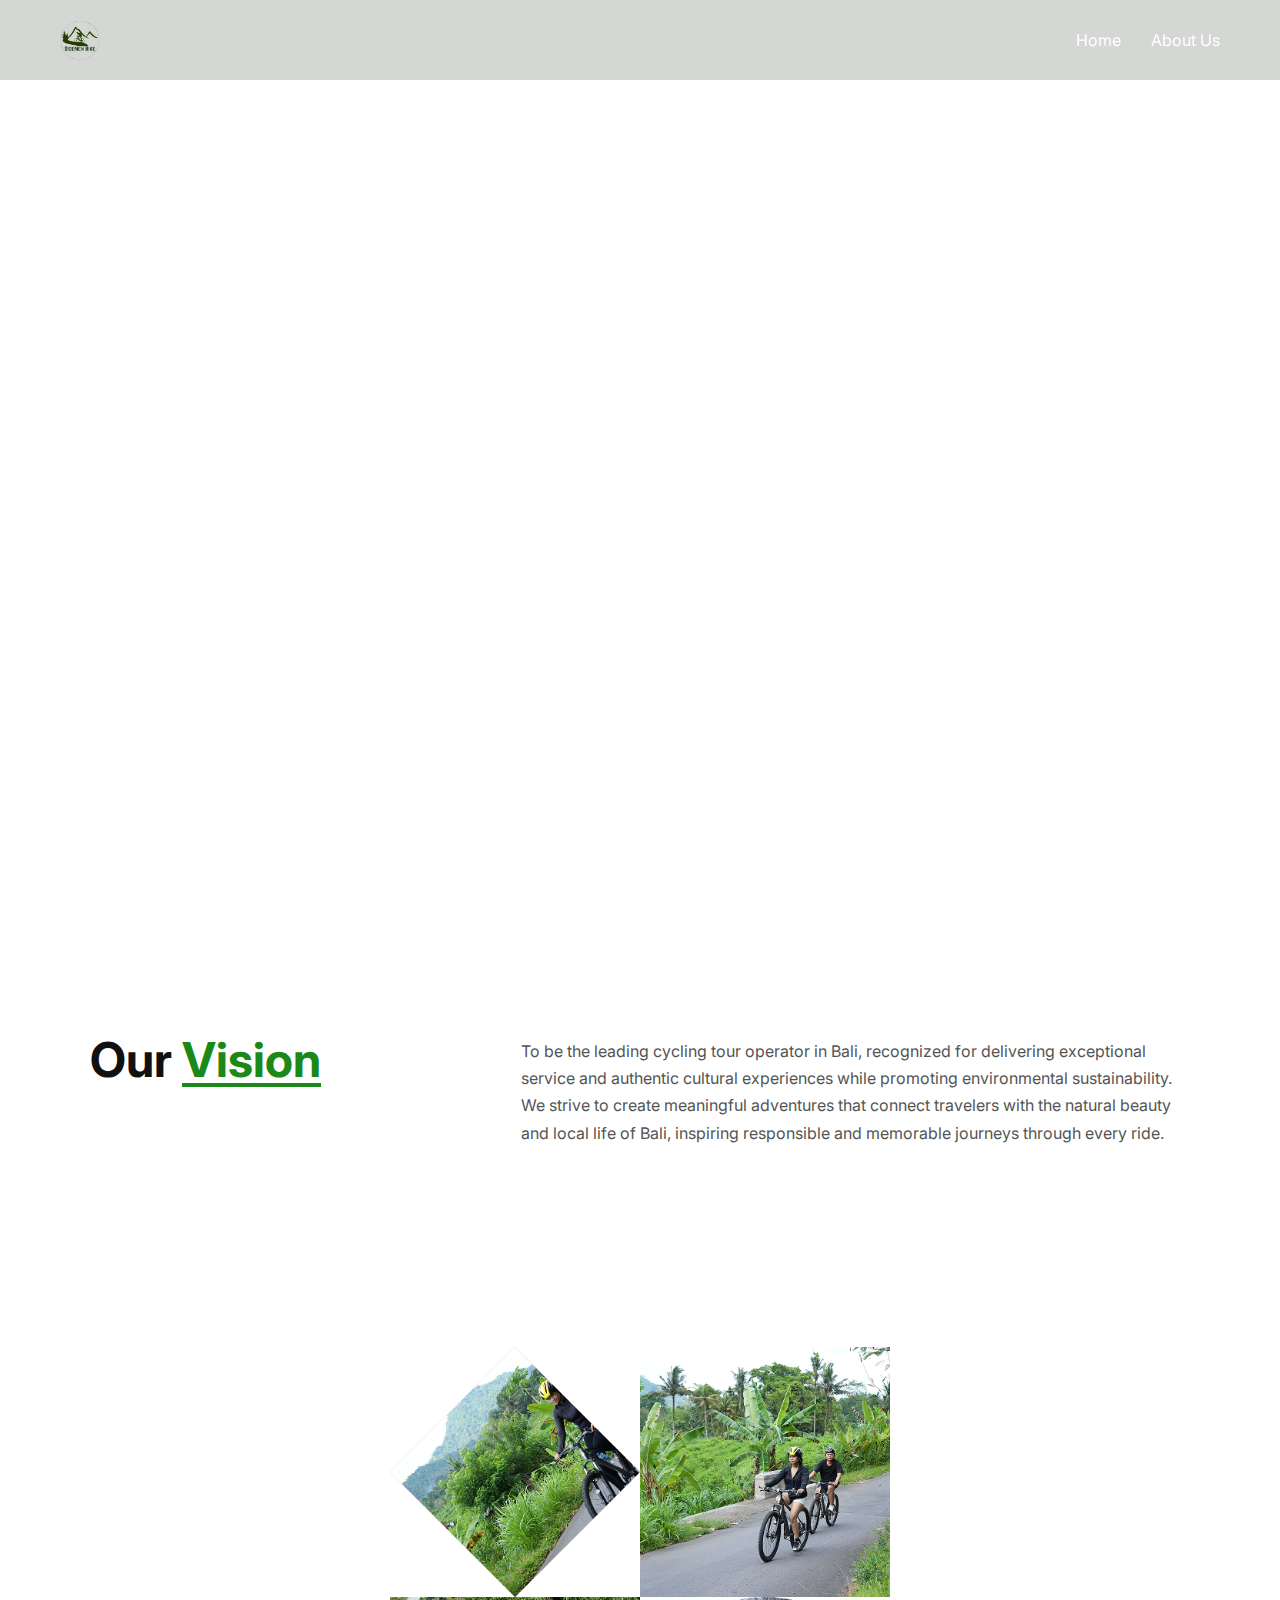
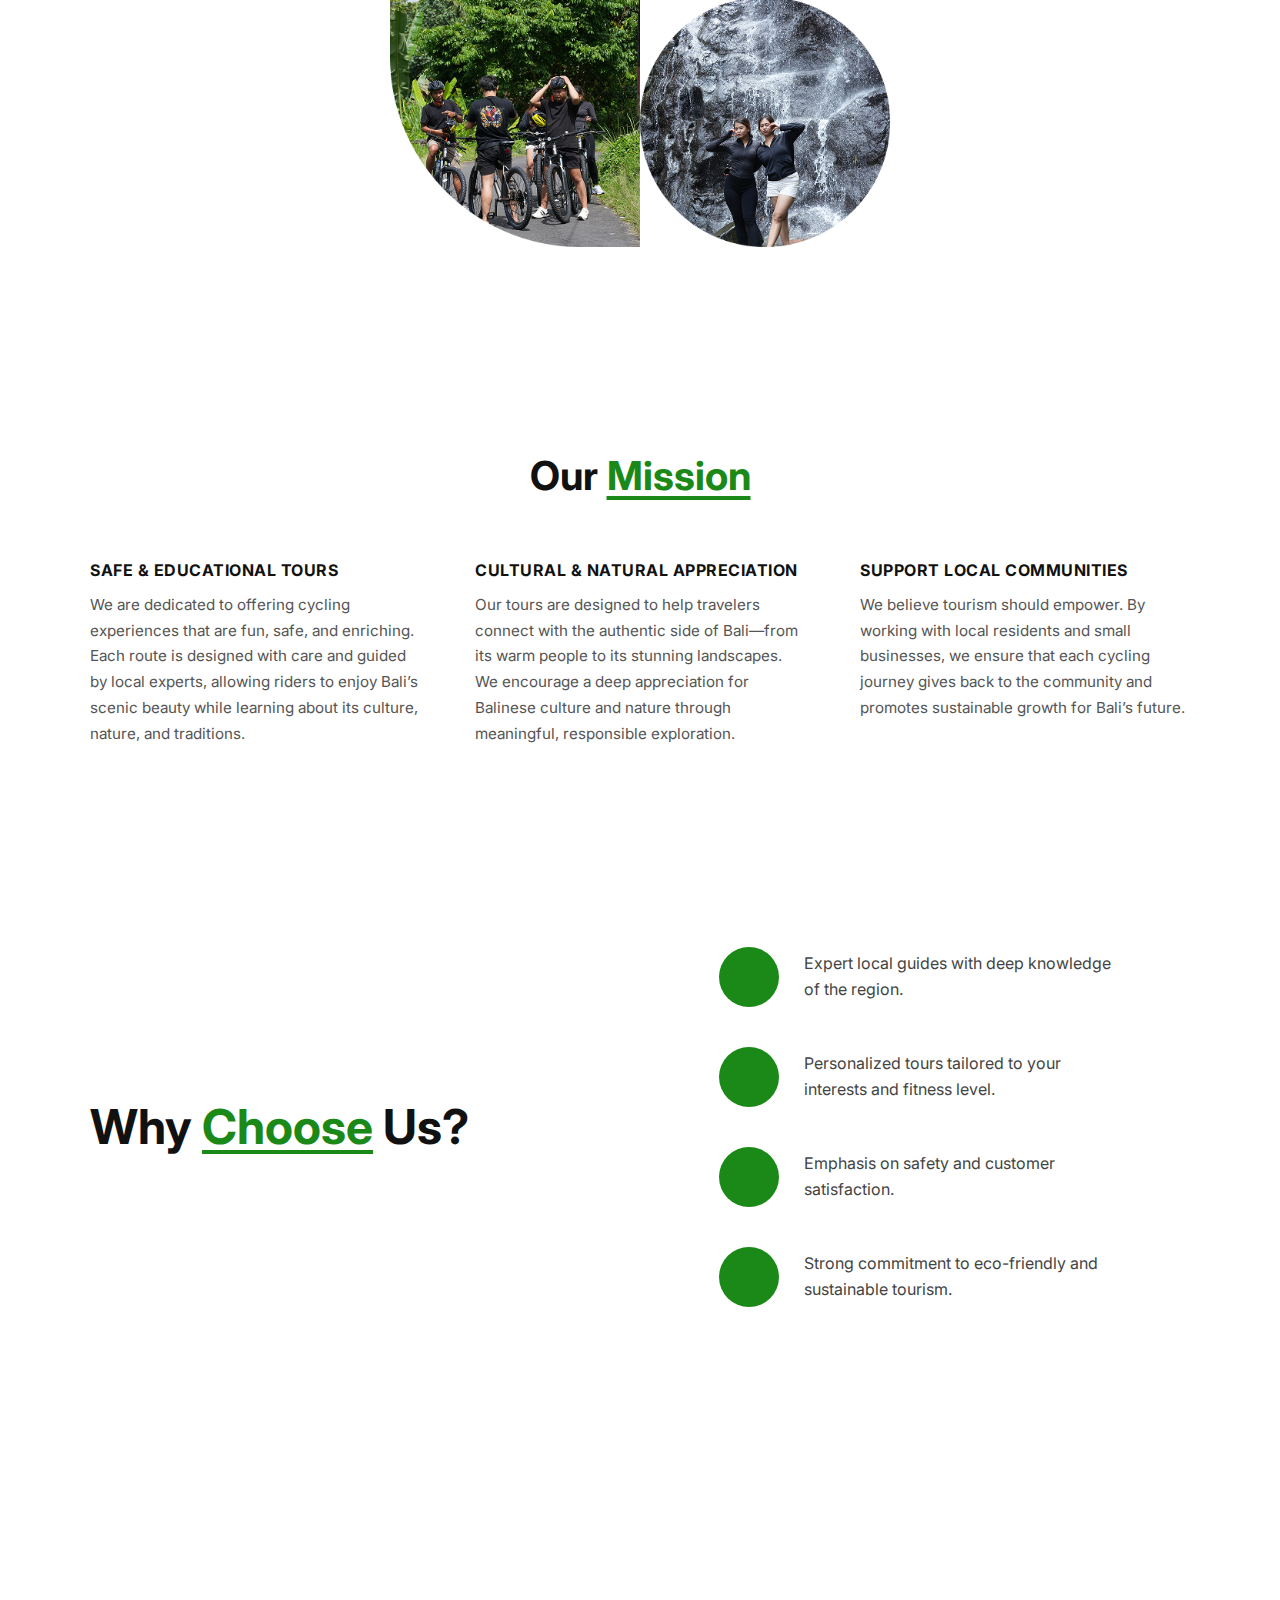
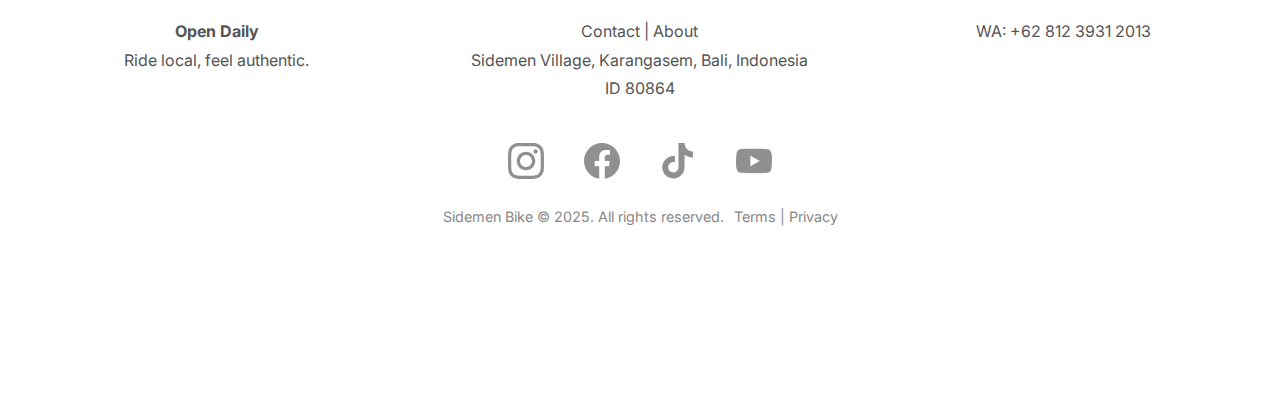
<file: about.html>
<!DOCTYPE html>
<html lang="en">
  <head>
    <meta charset="UTF-8" />
    <meta name="viewport" content="width=device-width, initial-scale=1.0" />
    <title>About Us | Sidemen Bike</title>
    <link href="https://fonts.googleapis.com/css2?family=Inter:wght@400;500;600;700&display=swap" rel="stylesheet" />
    <link rel="stylesheet" type="text/css" href="/assets/css/style.css" />
  </head>
  <body>
    <!-- Navbar -->
    <header class="navbar">
      <div class="container nav-content">
        <div class="logo">
          <a href="index.html">
            <img src="assets/images/home/sidemen-bk-logo.png" alt="Sidemen Bike Logo" />
          </a>
        </div>
        <nav>
          <ul class="nav-links">
            <li><a href="index.html">Home</a></li>
            <li><a href="about.html" class="active">About Us</a></li>
          </ul>
        </nav>
      </div>
    </header>

    <!-- Hero Section -->
    <section class="about-hero">
      <img src="assets/images/about/slide1.png" alt="Cycling through Sidemen Valley" />
      <img src="assets/images/about/slide2.png" alt="Cycling through Sidemen Valley" />
      <img src="assets/images/about/slide3.png" alt="Cycling through Sidemen Valley" />
      <img src="assets/images/about/slide4.png" alt="Cycling through Sidemen Valley" />
    </section>

    <section class="vision-section">
      <div class="vision-container">
        <div class="vision-header">
          <h2>Our <span>Vision</span></h2>
          <p>
            To be the leading cycling tour operator in Bali, recognized for delivering exceptional service and authentic cultural experiences while promoting environmental sustainability. We strive to create meaningful adventures that
            connect travelers with the natural beauty and local life of Bali, inspiring responsible and memorable journeys through every ride.
          </p>
        </div>
        <div class="vision-image">
          <img src="/assets/images/about/our-vision.png" alt="Our Vision" />
        </div>
      </div>
    </section>

    <section class="mission-section">
      <div class="mission-container">
        <h2>Our <span>Mission</span></h2>
        <div class="mission-grid">
          <div class="mission-item">
            <h3>SAFE & EDUCATIONAL TOURS</h3>
            <p>
              We are dedicated to offering cycling experiences that are fun, safe, and enriching. Each route is designed with care and guided by local experts, allowing riders to enjoy Bali’s scenic beauty while learning about its culture,
              nature, and traditions.
            </p>
          </div>
          <div class="mission-item">
            <h3>CULTURAL & NATURAL APPRECIATION</h3>
            <p>
              Our tours are designed to help travelers connect with the authentic side of Bali—from its warm people to its stunning landscapes. We encourage a deep appreciation for Balinese culture and nature through meaningful, responsible
              exploration.
            </p>
          </div>
          <div class="mission-item">
            <h3>SUPPORT LOCAL COMMUNITIES</h3>
            <p>We believe tourism should empower. By working with local residents and small businesses, we ensure that each cycling journey gives back to the community and promotes sustainable growth for Bali’s future.</p>
          </div>
        </div>
      </div>
    </section>

    <section class="choose-section">
      <div class="choose-container">
        <div class="choose-left">
          <h2>Why <span>Choose</span> Us?</h2>
        </div>
        <div class="choose-right">
          <div class="choose-item">
            <div class="choose-icon"></div>
            <p>Expert local guides with deep knowledge of the region.</p>
          </div>
          <div class="choose-item">
            <div class="choose-icon"></div>
            <p>Personalized tours tailored to your interests and fitness level.</p>
          </div>
          <div class="choose-item">
            <div class="choose-icon"></div>
            <p>Emphasis on safety and customer satisfaction.</p>
          </div>
          <div class="choose-item">
            <div class="choose-icon"></div>
            <p>Strong commitment to eco-friendly and sustainable tourism.</p>
          </div>
        </div>
      </div>
    </section>

    <!-- Footer -->
    <footer class="footer">
      <div class="footer-top">
        <div class="footer-column">
          <p><strong>Open Daily</strong></p>
          <p>Ride local, feel authentic.</p>
        </div>

        <div class="footer-column">
          <p><a href="https://wa.me/6281239312013" target="_blank">Contact</a> | <a href="about.html">About</a></p>
          <p>Sidemen Village, Karangasem, Bali, Indonesia</p>
          <p>ID 80864</p>
        </div>

        <div class="footer-column">
          <p>WA: <a href="https://wa.me/6281239312013" target="_blank">+62 812 3931 2013</a></p>
        </div>
      </div>

      <div class="footer-social">
        <a href="https://www.instagram.com/sidemenbike" target="_blank"><img src="assets/icons/ic-ig.svg" alt="Instagram" /></a>
        <a href="https://www.facebook.com/sidemenbike" target="_blank"><img src="assets/icons/ic-fb.svg" alt="Facebook" /></a>
        <a href="https://www.tiktok.com/@sidemenbike" target="_blank"><img src="assets/icons/ic-tiktok.svg" alt="TikTok" /></a>
        <a href="https://www.youtube.com/@sidemenbike" target="_blank"><img src="assets/icons/ic-yt.svg" alt="YouTube" /></a>
      </div>

      <div class="footer-bottom">
        <p>Sidemen Bike © 2025. All rights reserved.</p>
        <p><a href="#">Terms</a> | <a href="#">Privacy</a></p>
      </div>
    </footer>
  </body>
</html>
</file>
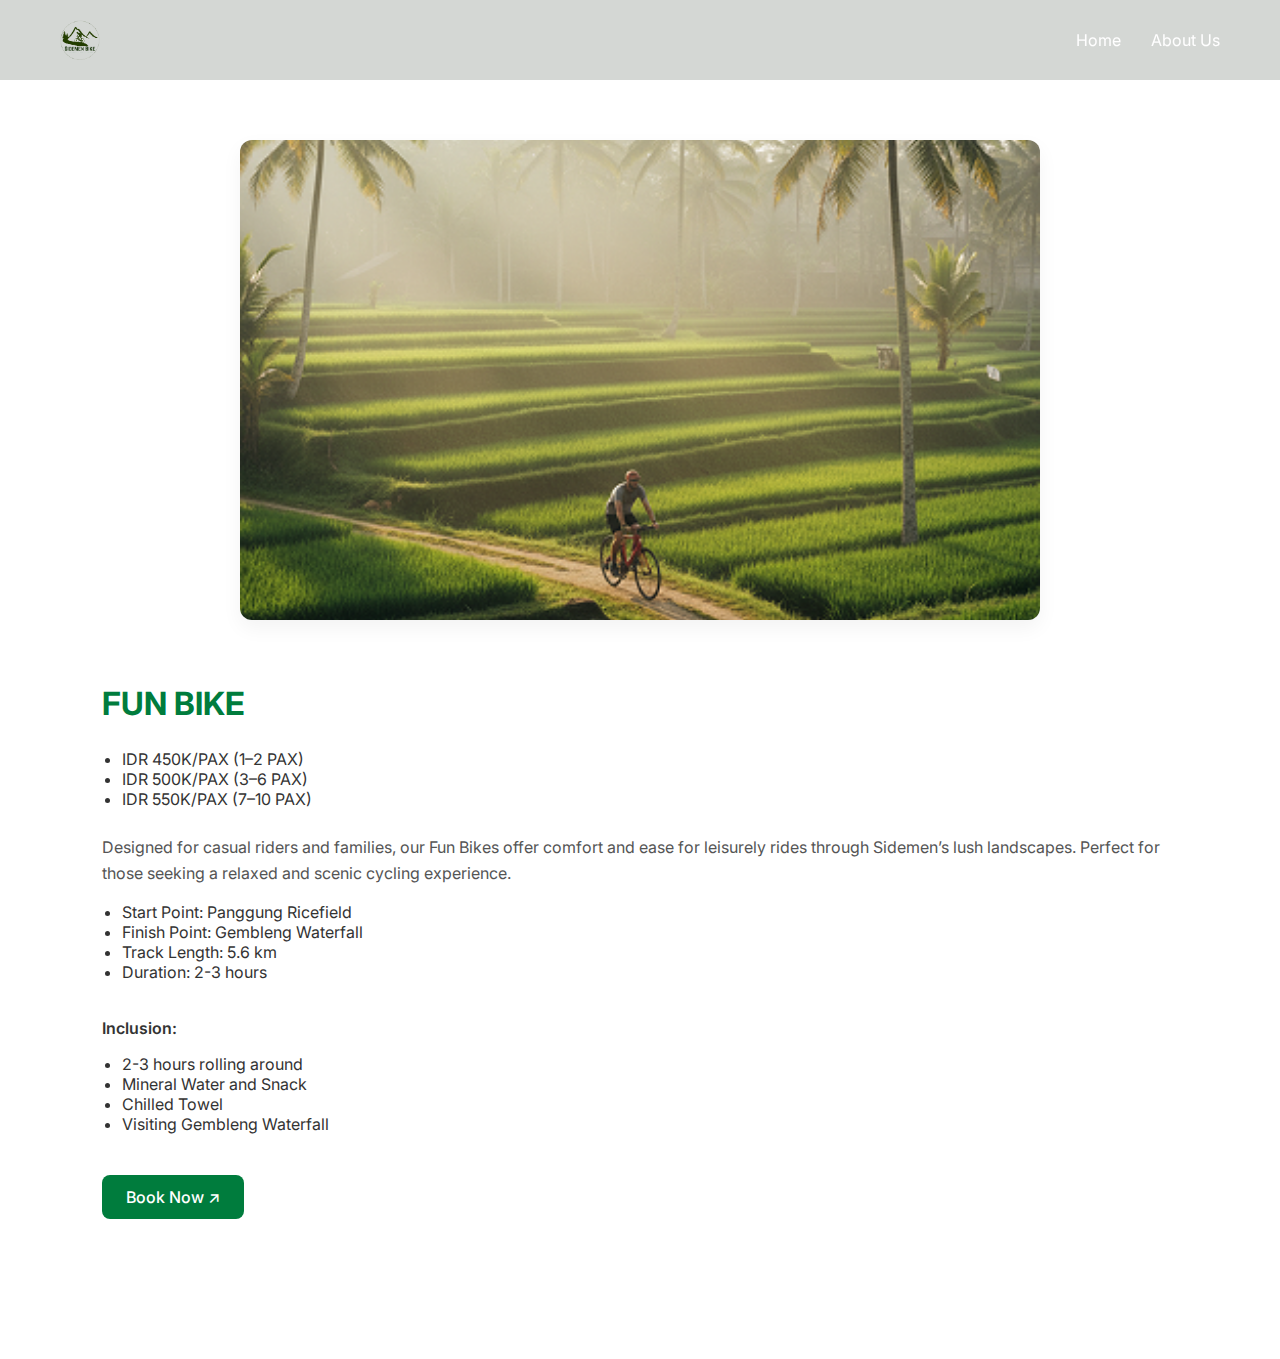
<file: fun-bike.html>
<!DOCTYPE html>
<html lang="en">
  <head>
    <meta charset="UTF-8" />
    <meta name="viewport" content="width=device-width, initial-scale=1.0" />
    <title>Fun Bike | Sidemen Bike</title>
    <meta name="description" content="Experience the Fun Bike tour in Sidemen Bali — perfect for casual riders seeking a relaxing ride through stunning rice fields and traditional villages." />
    <link href="https://fonts.googleapis.com/css2?family=Inter:wght@400;500;600;700&display=swap" rel="stylesheet" />
    <link rel="stylesheet" href="assets/css/style.css" />
  </head>

  <body>
    <!-- Navbar -->
    <header class="navbar">
      <div class="container nav-content">
        <div class="logo">
          <a href="index.html">
            <img src="assets/images/home/sidemen-bk-logo.png" alt="Sidemen Bike Logo" />
          </a>
        </div>
        <nav>
          <ul class="nav-links">
            <li><a href="index.html" class="active">Home</a></li>
            <li><a href="about.html">About Us</a></li>
          </ul>
        </nav>
      </div>
    </header>

    <!-- Detail Section -->
    <section class="bike-detail">
      <div class="bike-detail-container">
        <div class="bike-image">
          <img src="assets/images/home/fun-bike.png" alt="Fun Bike Tour in Sidemen" />
        </div>

        <div class="bike-info">
          <h1>FUN BIKE</h1>
          <ul class="price-list">
            <li>IDR 450K/PAX (1–2 PAX)</li>
            <li>IDR 500K/PAX (3–6 PAX)</li>
            <li>IDR 550K/PAX (7–10 PAX)</li>
          </ul>

          <p>Designed for casual riders and families, our Fun Bikes offer comfort and ease for leisurely rides through Sidemen’s lush landscapes. Perfect for those seeking a relaxed and scenic cycling experience.</p>

          <ul class="detail-list">
            <li>Start Point: Panggung Ricefield</li>
            <li>Finish Point: Gembleng Waterfall</li>
            <li>Track Length: 5.6 km</li>
            <li>Duration: 2-3 hours</li>
          </ul>

          <h4>Inclusion:</h4>
          <ul class="inclusion-list">
            <li>2-3 hours rolling around</li>
            <li>Mineral Water and Snack</li>
            <li>Chilled Towel</li>
            <li>Visiting Gembleng Waterfall</li>
          </ul>

          <a href="https://wa.me/6281239312013?text=Hello!%20I%27m%20interested%20in%20the%20Fun%20Bike%20package." class="book-detail-btn">Book Now ↗</a>
        </div>
      </div>
    </section>
  </body>
</html>
</file>
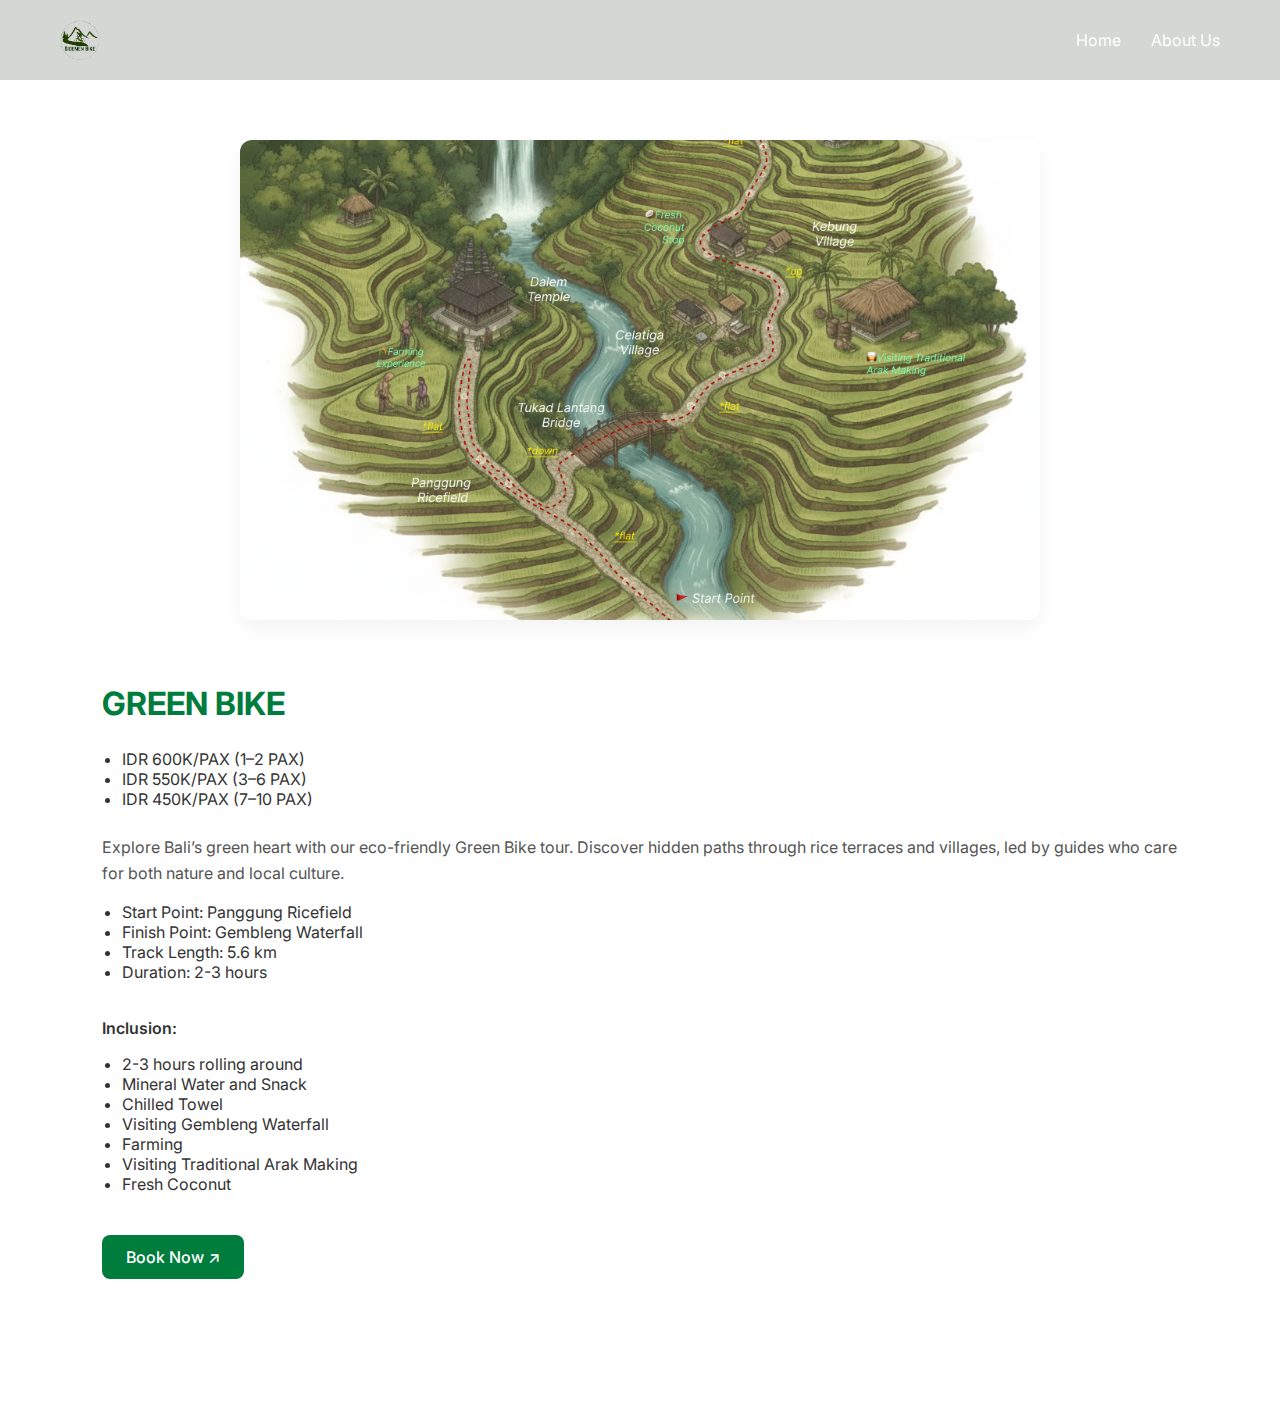
<file: green-bike.html>
<!DOCTYPE html>
<html lang="en">
  <head>
    <meta charset="UTF-8" />
    <meta name="viewport" content="width=device-width, initial-scale=1.0" />
    <title>Green Bike | Sidemen Bike</title>
    <meta name="description" content="Join the Green Bike eco-tour in Sidemen — an environmentally friendly cycling experience through rice fields, bamboo forests, and Balinese villages." />
    <link href="https://fonts.googleapis.com/css2?family=Inter:wght@400;500;600;700&display=swap" rel="stylesheet" />
    <link rel="stylesheet" href="assets/css/style.css" />
  </head>

  <body>
    <header class="navbar">
      <div class="container nav-content">
        <div class="logo">
          <a href="index.html">
            <img src="assets/images/home/sidemen-bk-logo.png" alt="Sidemen Bike Logo" />
          </a>
        </div>
        <nav>
          <ul class="nav-links">
            <li><a href="index.html" class="active">Home</a></li>
            <li><a href="about.html">About Us</a></li>
          </ul>
        </nav>
      </div>
    </header>

    <section class="bike-detail">
      <div class="bike-detail-container">
        <div class="bike-image">
          <img src="assets/images/home/green-bike-map.png" alt="Green Bike Eco Tour Sidemen" />
        </div>

        <div class="bike-info">
          <h1>GREEN BIKE</h1>
          <ul class="price-list">
            <li>IDR 600K/PAX (1–2 PAX)</li>
            <li>IDR 550K/PAX (3–6 PAX)</li>
            <li>IDR 450K/PAX (7–10 PAX)</li>
          </ul>

          <p>Explore Bali’s green heart with our eco-friendly Green Bike tour. Discover hidden paths through rice terraces and villages, led by guides who care for both nature and local culture.</p>

          <ul class="detail-list">
            <li>Start Point: Panggung Ricefield</li>
            <li>Finish Point: Gembleng Waterfall</li>
            <li>Track Length: 5.6 km</li>
            <li>Duration: 2-3 hours</li>
          </ul>

          <h4>Inclusion:</h4>
          <ul class="inclusion-list">
            <li>2-3 hours rolling around</li>
            <li>Mineral Water and Snack</li>
            <li>Chilled Towel</li>
            <li>Visiting Gembleng Waterfall</li>
            <li>Farming</li>
            <li>Visiting Traditional Arak Making</li>
            <li>Fresh Coconut</li>
          </ul>

          <a href="https://wa.me/6281239312013?text=Hello!%20I%27m%20interested%20in%20the%20Green%20Bike%20package." class="book-detail-btn">Book Now ↗</a>
        </div>
      </div>
    </section>
  </body>
</html>
</file>
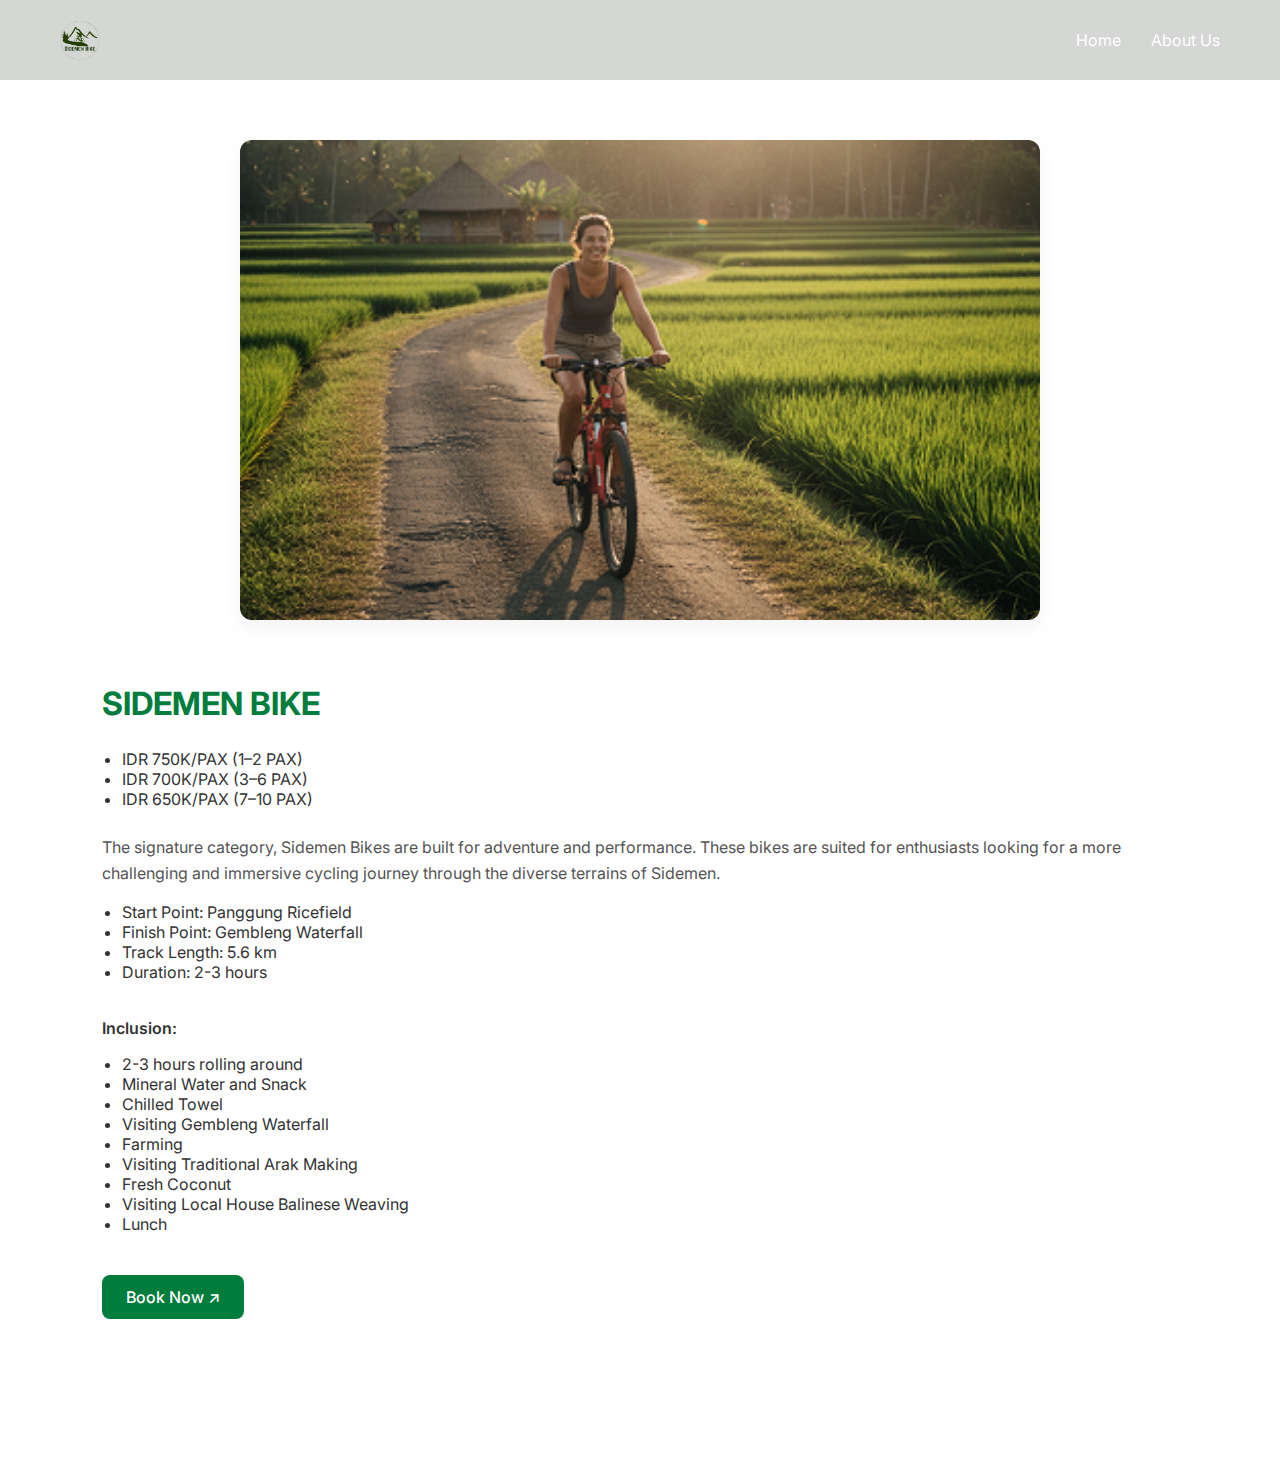
<file: sidemen-bike.html>
<!DOCTYPE html>
<html lang="en">
  <head>
    <meta charset="UTF-8" />
    <meta name="viewport" content="width=device-width, initial-scale=1.0" />
    <title>Sidemen Bike | Sidemen Bike</title>
    <meta name="description" content="Ride through Sidemen’s stunning valleys and rice terraces with our signature Sidemen Bike adventure. A perfect mix of nature, culture, and excitement." />
    <link href="https://fonts.googleapis.com/css2?family=Inter:wght@400;500;600;700&display=swap" rel="stylesheet" />
    <link rel="stylesheet" href="assets/css/style.css" />
  </head>

  <body>
    <header class="navbar">
      <div class="container nav-content">
        <div class="logo">
          <a href="index.html">
            <img src="assets/images/home/sidemen-bk-logo.png" alt="Sidemen Bike Logo" />
          </a>
        </div>
        <nav>
          <ul class="nav-links">
            <li><a href="index.html" class="active">Home</a></li>
            <li><a href="about.html">About Us</a></li>
          </ul>
        </nav>
      </div>
    </header>

    <section class="bike-detail">
      <div class="bike-detail-container">
        <div class="bike-image">
          <img src="assets/images/home/sidemen-bike.png" alt="Sidemen Bike Adventure Bali" />
        </div>

        <div class="bike-info">
          <h1>SIDEMEN BIKE</h1>
          <ul class="price-list">
            <li>IDR 750K/PAX (1–2 PAX)</li>
            <li>IDR 700K/PAX (3–6 PAX)</li>
            <li>IDR 650K/PAX (7–10 PAX)</li>
          </ul>

          <p>The signature category, Sidemen Bikes are built for adventure and performance. These bikes are suited for enthusiasts looking for a more challenging and immersive cycling journey through the diverse terrains of Sidemen.</p>

          <ul class="detail-list">
            <li>Start Point: Panggung Ricefield</li>
            <li>Finish Point: Gembleng Waterfall</li>
            <li>Track Length: 5.6 km</li>
            <li>Duration: 2-3 hours</li>
          </ul>

          <h4>Inclusion:</h4>
          <ul class="inclusion-list">
            <li>2-3 hours rolling around</li>
            <li>Mineral Water and Snack</li>
            <li>Chilled Towel</li>
            <li>Visiting Gembleng Waterfall</li>
            <li>Farming</li>
            <li>Visiting Traditional Arak Making</li>
            <li>Fresh Coconut</li>
            <li>Visiting Local House Balinese Weaving</li>
            <li>Lunch</li>
          </ul>

          <a href="https://wa.me/6281239312013?text=Hello!%20I%27m%20interested%20in%20the%20Sidemen%20Bike%20package." class="book-detail-btn">Book Now ↗</a>
        </div>
      </div>
    </section>
  </body>
</html>
</file>
<file: assets/css/style.css>
* {
  margin: 0;
  padding: 0;
  box-sizing: border-box;
  font-family: "Inter", sans-serif;
}

body {
  color: #333;
  background-color: #fff;
}

/* Navbar */
.navbar {
  position: fixed;
  top: 0;
  width: 100%;
  padding: 20px 60px;
  display: flex;
  justify-content: space-between;
  align-items: center;
  z-index: 10;
  background-color: rgba(1, 17, 0, 0.17);
  backdrop-filter: blur(4px);
}

.nav-content {
  width: 100%;
  display: flex;
  justify-content: space-between;
  align-items: center;
}

.logo img {
  height: 40px;
  width: auto;
  object-fit: contain;
  display: block;
}

.nav-links {
  list-style: none;
  display: flex;
  gap: 30px;
}

.nav-links a {
  color: white;
  text-decoration: none;
  font-size: 1rem;
  transition: color 0.3s;
}

.nav-links a:hover {
  color: #f1f1f1;
}

/* === HAMBURGER MENU === */
.menu-toggle {
  display: none;
  flex-direction: column;
  gap: 5px;
  cursor: pointer;
}

.menu-toggle span {
  width: 25px;
  height: 3px;
  background: white;
  border-radius: 3px;
}

@media (max-width: 768px) {
  .menu-toggle {
    display: flex;
  }

  .nav-links {
    position: absolute;
    top: 70px;
    right: 0;
    width: 100%;
    background-color: rgba(0, 0, 0, 0.85);
    backdrop-filter: blur(8px);
    flex-direction: column;
    align-items: center;
    gap: 20px;
    padding: 20px 0;
    display: none;
  }

  .nav-links.active {
    display: flex;
  }
}

/* Hero Section */
.hero {
  height: 100vh;
  background: url("/assets/images/home/hero-image.JPG") no-repeat center center/cover;
  display: flex;
  justify-content: center;
  align-items: center;
  text-align: center;
  color: white;
  position: relative;
}

.hero::after {
  content: "";
  position: absolute;
  inset: 0;
  background: rgba(0, 0, 0, 0.3);
}

.hero-content {
  position: relative;
  z-index: 2;
  max-width: 700px;
}

.hero h1 {
  font-size: 5rem;
  line-height: 1.3;
  font-weight: 600;
}

/* About Section */
.about {
  margin-top: 200px;
  padding: 100px 20px;
  text-align: center;
}

.about h2 {
  font-size: 2rem;
  margin-bottom: 20px;
}

.about p {
  max-width: 600px;
  margin: 0 auto;
  font-size: 1rem;
  line-height: 1.6;
  color: #555;
}

/* Responsif */
@media (max-width: 768px) {
  .navbar {
    padding: 20px 30px;
  }

  .nav-links {
    gap: 15px;
  }

  .hero h1 {
    font-size: 2rem;
  }

  .about {
    padding: 60px 20px;
  }
}

.bike-packages {
  background-color: #fff;
  padding: 100px 60px;
  margin-top: 100px;
}

.bike-packages .container {
  display: flex;
  justify-content: center;
  align-items: stretch;
  gap: 30px;
  flex-wrap: wrap;
}

.package-card {
  background: #fff;
  border: 1px solid rgba(0, 0, 0, 0.1);
  border-radius: 10px;
  width: 400px;
  display: flex;
  flex-direction: column;
  overflow: hidden;
  text-align: left;
}

.package-card img {
  width: 100%;
  height: 400px;
  object-fit: cover;
}

.package-card h3 {
  font-family: "Inter", sans-serif;
  font-size: 1.2rem;
  font-weight: 700;
  margin: 20px 20px 10px;
}

.package-card p {
  font-family: "Inter", sans-serif;
  font-size: 0.95rem;
  color: #555;
  line-height: 1.5;
  margin: 0 20px 15px;
}

.package-card ul {
  font-family: "Inter", sans-serif;
  font-size: 0.9rem;
  color: #333;
  line-height: 2;
  margin: 0 20px 20px 40px;
}

.book-btn {
  display: inline-block;
  background-color: #007c3d;
  color: #fff;
  text-decoration: none;
  font-family: "Inter", sans-serif;
  font-weight: 500;
  padding: 10px 20px;
  border-radius: 6px;
  margin: 0 20px 20px;
  width: fit-content;
  transition: background-color 0.3s ease;
}

.book-btn:hover {
  background-color: #005f2e;
}

@media (max-width: 992px) {
  .package-card {
    width: 100%;
    max-width: 500px;
  }
}

.benefit-section {
  padding: 80px 10%;
  background-color: #fff;
  font-family: "Inter", sans-serif;
  text-align: center;
}

.benefit-title {
  font-size: 2rem;
  font-weight: 700;
  margin-bottom: 50px;
  position: relative;
}

.benefit-title::after {
  content: "";
  display: block;
  width: 80px;
  height: 4px;
  background-color: #00b894;
  margin: 10px auto 0;
  border-radius: 2px;
}

.benefit-note {
  font-size: 0.9rem;
  color: #777;
  margin-top: -30px;
  margin-bottom: 50px;
  font-style: italic;
  text-align: center;
  line-height: 1.4;
}

.benefit-grid {
  display: grid;
  grid-template-columns: repeat(3, 1fr);
  gap: 50px 40px;
  text-align: left;
}

.benefit-item {
  border: 1px solid #e1e1e1;
  border-radius: 16px;
  padding: 25px;
  transition: all 0.3s ease;
}

.benefit-item:hover {
  box-shadow: 0 8px 16px rgba(0, 0, 0, 0.05);
  transform: translateY(-5px);
}

.icon {
  font-size: 30px;
  margin-bottom: 15px;
}

.benefit-item h3 {
  font-size: 1rem;
  font-weight: 700;
  margin-bottom: 5px;
}

.only {
  color: #00b894;
  font-weight: 700;
  margin-bottom: 10px;
}

.benefit-item p {
  font-size: 0.9rem;
  color: #555;
  line-height: 1.5;
}

/* Responsive */
@media (max-width: 992px) {
  .benefit-grid {
    grid-template-columns: repeat(2, 1fr);
  }
}

@media (max-width: 600px) {
  .benefit-grid {
    grid-template-columns: 1fr;
  }
}

/* ---- READ MORE (link style) ---- */
.read-btn {
  display: inline-block;
  color: #007c3d;
  text-decoration: none;
  font-family: "Inter", sans-serif;
  font-weight: 600;
  font-size: 0.95rem;
  margin: 0 20px 20px auto;
  transition: all 0.3s ease;
  align-self: flex-end;
}

.read-btn::after {
  content: " »";
  transition: transform 0.3s ease;
}

.read-btn:hover {
  color: #005f2e;
}

.read-btn:hover::after {
  transform: translateX(4px);
}

.package-actions {
  display: flex;
  justify-content: space-between;
  align-items: center;
  margin: 0 20px 20px;
}

@media (max-width: 600px) {
  .package-actions {
    flex-direction: column;
    align-items: stretch;
    gap: 8px;
  }

  .package-actions a {
    text-align: center;
  }

  .read-btn {
    align-self: center;
  }
}

.cta-section {
  display: flex;
  align-items: center;
  justify-content: space-between;
  padding: 100px 80px;
  background-color: #fff;
  font-family: "Inter", sans-serif;
  gap: 60px;
  overflow: hidden;
  position: relative;
}

.cta-content {
  flex: 1;
  max-width: 500px;
}

.cta-content h2 {
  font-size: 2.2rem;
  font-weight: 700;
  color: #111;
  margin-bottom: 20px;
  line-height: 1.3;
}

.cta-content p {
  font-size: 1rem;
  color: #555;
  line-height: 1.6;
  margin-bottom: 30px;
}

.cta-btn {
  display: inline-flex;
  align-items: center;
  gap: 10px;
  background-color: #f1f1f1;
  border-radius: 40px;
  padding: 10px 20px;
  font-weight: 600;
  color: #111;
  text-decoration: none;
  transition: background-color 0.3s;
}

.cta-btn:hover {
  background-color: #e0e0e0;
}

.wa-icon {
  width: 18px;
  height: 18px;
}

/* 🔧 SLIDESHOW FIX */
.cta-image {
  position: relative;
  width: 700px;
  height: 600px;
  border-radius: 16px;
  overflow: hidden;
  flex-shrink: 0;
}

.cta-image img {
  position: absolute;
  top: 0;
  left: 0;
  width: 100%;
  height: 100%;
  object-fit: cover;
  border-radius: 16px;
  opacity: 0;
  animation: slideShow 36s infinite;
  transition: opacity 1s ease-in-out;
}

/* 6 gambar = delay 6 detik masing-masing */
.cta-image img:nth-child(1) {
  animation-delay: 0s;
}
.cta-image img:nth-child(2) {
  animation-delay: 3s;
}
.cta-image img:nth-child(3) {
  animation-delay: 6s;
}
.cta-image img:nth-child(4) {
  animation-delay: 9s;
}
.cta-image img:nth-child(5) {
  animation-delay: 12s;
}
.cta-image img:nth-child(6) {
  animation-delay: 15s;
}

/* 🔧 Fade animation */
@keyframes slideShow {
  0% {
    opacity: 0;
  }
  5% {
    opacity: 1;
  }
  25% {
    opacity: 1;
  }
  30% {
    opacity: 0;
  }
  100% {
    opacity: 0;
  }
}

/* Responsif */
@media (max-width: 900px) {
  .cta-section {
    flex-direction: column;
    text-align: center;
    padding: 60px 30px;
  }

  .cta-image {
    width: 100%;
    max-width: 400px;
    height: auto;
    aspect-ratio: 4/3;
  }

  .cta-content {
    max-width: 100%;
  }
}

.ready-to-ride {
  position: relative;
  background-image: url("/assets/images/home/ready-to-ride-bg.png");
  background-size: cover;
  background-position: left center;
  background-repeat: no-repeat;
  height: 450px;
  border-radius: 0;
  margin-top: 150px;
  overflow: hidden;
  font-family: "Inter", sans-serif;
  color: #fff;
  display: flex;
  align-items: center;
  justify-content: center;
}

.ready-to-ride::before {
  content: "";
  position: absolute;
  inset: 0;
  background: linear-gradient(90deg, rgba(0, 0, 0, 0.05) 0%, rgba(0, 0, 0, 0.15) 30%, rgba(0, 0, 0, 0.45) 65%, /* kanan agak gelap */ rgba(0, 0, 0, 0.65) 100%);
  z-index: 1;
}

.ready-inner {
  position: relative;
  z-index: 2;
  width: 92%;
  max-width: 1200px;
  display: flex;
  align-items: flex-start;
  justify-content: space-between;
  gap: 2rem;
}

.ready-left {
  width: 30%;
  max-width: 380px;
  text-align: left;
  margin-left: 3%;
  transform: translateY(8%);
}

.ready-left p {
  margin: 0;
  color: #ffffff;
  font-size: 0.95rem;
  line-height: 1.6;
  text-shadow: 0 2px 5px rgba(0, 0, 0, 0.45);
}

.ready-right {
  width: 38%;
  max-width: 420px;
  text-align: right;
  margin-right: 3%;
}

.ready-right h2 {
  margin: 0 0 1rem 0;
  color: #fff;
  font-size: 2rem;
  line-height: 1.2;
  font-weight: 800;
  text-shadow: 0 4px 18px rgba(0, 0, 0, 0.45);
}

.wa-btn {
  display: inline-flex;
  align-items: center;
  gap: 10px;
  padding: 0.55rem 1.15rem;
  border-radius: 28px;
  background-color: #1b7a63;
  color: #fff;
  text-decoration: none;
  font-weight: 600;
  box-shadow: 0 8px 18px rgba(11, 67, 51, 0.22);
  transition: transform 0.12s ease, box-shadow 0.12s ease;
}

.wa-btn img {
  width: 18px;
  height: 18px;
  filter: brightness(0) invert(1);
}

.wa-btn:hover {
  transform: translateY(-3px);
  box-shadow: 0 12px 28px rgba(11, 67, 51, 0.28);
}

@media (max-width: 1000px) {
  .ready-left {
    width: 38%;
    transform: translateY(8%);
  }
  .ready-right {
    width: 40%;
  }
  .ready-right h2 {
    font-size: 1.7rem;
  }
}

@media (max-width: 768px) {
  .ready-inner {
    flex-direction: column-reverse;
    align-items: center;
    gap: 1rem;
    padding: 2rem 4%;
  }
  .ready-left,
  .ready-right {
    width: 100%;
    margin: 0;
    text-align: center;
    transform: translateY(0);
  }
}

@media (max-width: 480px) {
  .ready-right h2 {
    font-size: 1.4rem;
  }
  .ready-left p {
    font-size: 0.95rem;
  }
  .ready-to-ride {
    height: auto;
    padding: 2.25rem 0;
  }
}

.map-section {
  margin-top: 120px;
  margin-bottom: 80px;
  text-align: center;
  font-family: "Inter", sans-serif;
}

.section-title {
  font-size: 1.9rem;
  font-weight: 700;
  color: #222;
  position: relative;
  display: inline-block;
  margin-bottom: 1.8rem;
}

.section-title::after {
  content: "";
  display: block;
  width: 60px;
  height: 3px;
  background-color: #00b894;
  margin: 0.4rem auto 0;
  border-radius: 2px;
}

.map-section iframe {
  display: block;
  margin: 0 auto;
  border: none;
  box-shadow: 0 4px 18px rgba(0, 0, 0, 0.1);
}

.footer {
  text-align: center;
  padding: 60px 20px;
  font-family: "Inter", sans-serif;
  margin-top: 150px;
  margin-bottom: 120px;
  color: #555;
  background-color: #fff;
}

.footer-top {
  display: flex;
  justify-content: space-around;
  flex-wrap: wrap;
  margin-bottom: 40px;
  gap: 30px;
}

.footer-column {
  flex: 1;
  min-width: 220px;
  line-height: 1.8;
}

.footer-column a {
  color: #555;
  text-decoration: none;
}

.footer-column a:hover {
  color: #000;
}

.footer-social {
  display: flex;
  justify-content: center;
  gap: 40px;
  margin-bottom: 25px;
}

.footer-social img {
  width: 36px;
  height: 36px;
  opacity: 0.8;
  transition: opacity 0.3s;
}

.footer-social img:hover {
  opacity: 1;
}

.footer-bottom {
  display: flex;
  justify-content: center;
  flex-wrap: wrap;
  gap: 10px;
  font-size: 0.9rem;
  color: #888;
}

.footer-bottom a {
  color: #888;
  text-decoration: none;
}

.footer-bottom a:hover {
  color: #000;
}

@media (max-width: 768px) {
  .footer-top {
    flex-direction: column;
    align-items: center;
  }
}

/* ABOUT PAGE */
/* --- HERO SECTION SLIDESHOW --- */
.about-hero {
  position: relative;
  width: 100%;
  height: 90vh; /* Sesuaikan tinggi hero */
  overflow: hidden;
}

.about-hero img {
  position: absolute;
  top: 0;
  left: 0;
  width: 100%;
  height: 100%;
  object-fit: cover;
  opacity: 0;
  animation: aboutHeroSlide 24s infinite;
  transition: opacity 1s ease-in-out;
}

/* 4 gambar = masing-masing delay 6 detik */
.about-hero img:nth-child(1) {
  animation-delay: 0s;
}
.about-hero img:nth-child(2) {
  animation-delay: 6s;
}
.about-hero img:nth-child(3) {
  animation-delay: 12s;
}
.about-hero img:nth-child(4) {
  animation-delay: 18s;
}

/* --- Fade animation pattern --- */
@keyframes aboutHeroSlide {
  0% {
    opacity: 0;
  }
  5% {
    opacity: 1;
  }
  25% {
    opacity: 1;
  }
  30% {
    opacity: 0;
  }
  100% {
    opacity: 0;
  }
}

/* Responsif */
@media (max-width: 900px) {
  .about-hero {
    height: 60vh;
  }
}

/* VISION SECTION */
.vision-section {
  padding: 100px 20px;
  margin-top: 120px;
  background-color: #fff;
}

.vision-container {
  max-width: 1100px;
  margin: 0 auto;
}

.vision-header {
  display: flex;
  align-items: flex-start;
  justify-content: flex-start;
  gap: 200px;
  flex-wrap: wrap;
}

.vision-header h2 {
  font-size: 3rem;
  font-weight: 700;
  color: #111;
  white-space: nowrap;
}

.vision-header span {
  color: #1a8917;
  text-decoration: underline;
  text-underline-offset: 6px;
}

.vision-header p {
  flex: 1;
  font-size: 1rem;
  color: #555;
  line-height: 1.7;
  max-width: 700px;
  margin-top: 8px;
}

.vision-image {
  text-align: center;
  margin-top: 200px;
}

.vision-image img {
  max-width: 500px;
  width: 100%;
  height: auto;
  display: inline-block;
}

/* RESPONSIVE */
@media (max-width: 900px) {
  .vision-header {
    flex-direction: column;
    align-items: center;
    text-align: center;
  }

  .vision-header h2 {
    margin-bottom: 10px;
  }

  .vision-header p {
    margin: 0 auto;
  }
}

/* MISSION SECTION */
.mission-section {
  padding: 100px 20px;
  background-color: #fff;
  text-align: center;
}

.mission-container {
  max-width: 1100px;
  margin: 0 auto;
}

.mission-section h2 {
  font-size: 2.5rem;
  font-weight: 700;
  color: #111;
  margin-bottom: 60px;
}

.mission-section span {
  color: #1a8917;
  text-decoration: underline;
  text-underline-offset: 6px;
}

.mission-grid {
  display: flex;
  justify-content: space-between;
  flex-wrap: wrap;
  gap: 40px;
  text-align: left;
}

.mission-item {
  flex: 1;
  min-width: 280px;
  max-width: 330px;
}

.mission-item h3 {
  font-size: 1rem;
  font-weight: 700;
  color: #111;
  margin-bottom: 12px;
  letter-spacing: 0.5px;
}

.mission-item p {
  font-size: 0.95rem;
  color: #555;
  line-height: 1.7;
}

/* Responsive */
@media (max-width: 900px) {
  .mission-grid {
    flex-direction: column;
    align-items: center;
    text-align: center;
  }

  .mission-item {
    max-width: 600px;
  }
}

/* WHY CHOOSE US SECTION */
.choose-section {
  padding: 100px 20px;
  background-color: #fff;
}

.choose-container {
  max-width: 1100px;
  margin: 0 auto;
  display: flex;
  align-items: center;
  justify-content: space-between;
  flex-wrap: wrap;
  gap: 250px; /* lebih seimbang */
}

.choose-left h2 {
  font-size: 3rem;
  font-weight: 700;
  color: #111;
}

.choose-left span {
  color: #1a8917;
  text-decoration: underline;
  text-underline-offset: 6px;
}

.choose-right {
  display: flex;
  flex-direction: column;
  gap: 40px;
  flex: 1;
  min-width: 300px;
}

.choose-item {
  display: flex;
  align-items: center;
  gap: 25px;
}

.choose-icon {
  width: 60px; /* lebih besar */
  height: 60px; /* lebih besar */
  background-color: #1a8917;
  border-radius: 50%;
  flex-shrink: 0;
}

.choose-item p {
  font-size: 1rem;
  color: #444;
  line-height: 1.6;
  max-width: 320px; /* batasi supaya teks bisa 2 baris */
  word-wrap: break-word;
}

/* Responsive */
@media (max-width: 900px) {
  .choose-container {
    flex-direction: column;
    text-align: center;
    gap: 60px;
  }

  .choose-item {
    justify-content: center;
  }

  .choose-item p {
    max-width: 100%;
  }
}

/* ===== Bike Detail Page ===== */
.bike-detail {
  padding: 140px 8%;
  background-color: #fff;
  font-family: "Inter", sans-serif;
}

.bike-detail-container {
  display: flex;
  align-items: flex-start;
  justify-content: center;
  gap: 60px;
  flex-wrap: wrap;
}

.bike-image {
  flex: 1 1 50%;
  max-width: 800px;
}

.bike-image img {
  width: 100%;
  height: 480px;
  object-fit: cover;
  border-radius: 12px;
  box-shadow: 0 8px 20px rgba(0, 0, 0, 0.05);
}

.bike-info {
  flex: 1 1 45%;
  display: flex;
  flex-direction: column;
  gap: 16px;
}

.bike-info h1 {
  font-size: 2rem;
  font-weight: 700;
  color: #007c3d;
  margin-bottom: 10px;
}

.bike-info p {
  font-size: 1rem;
  color: #555;
  line-height: 1.6;
}

.price-list,
.detail-list,
.inclusion-list {
  list-style: none;
  padding-left: 0;
  margin-bottom: 10px;
}

.price-list,
.detail-list,
.inclusion-list {
  list-style: disc;
  padding-left: 20px;
  margin-bottom: 10px;
}

.bike-info h4 {
  font-size: 1rem;
  font-weight: 600;
  margin-top: 10px;
}

.book-detail-btn {
  display: inline-block;
  background-color: #007c3d;
  color: #fff;
  text-decoration: none;
  font-weight: 500;
  padding: 12px 24px;
  border-radius: 8px;
  margin-top: 15px;
  width: fit-content;
  transition: background-color 0.3s ease;
}

.book-detail-btn:hover {
  background-color: #005f2e;
}

/* Responsive */
@media (max-width: 992px) {
  .bike-detail-container {
    flex-direction: column;
    align-items: center;
  }

  .bike-image img {
    height: 380px;
  }

  .bike-info {
    width: 100%;
  }
}
</file>
